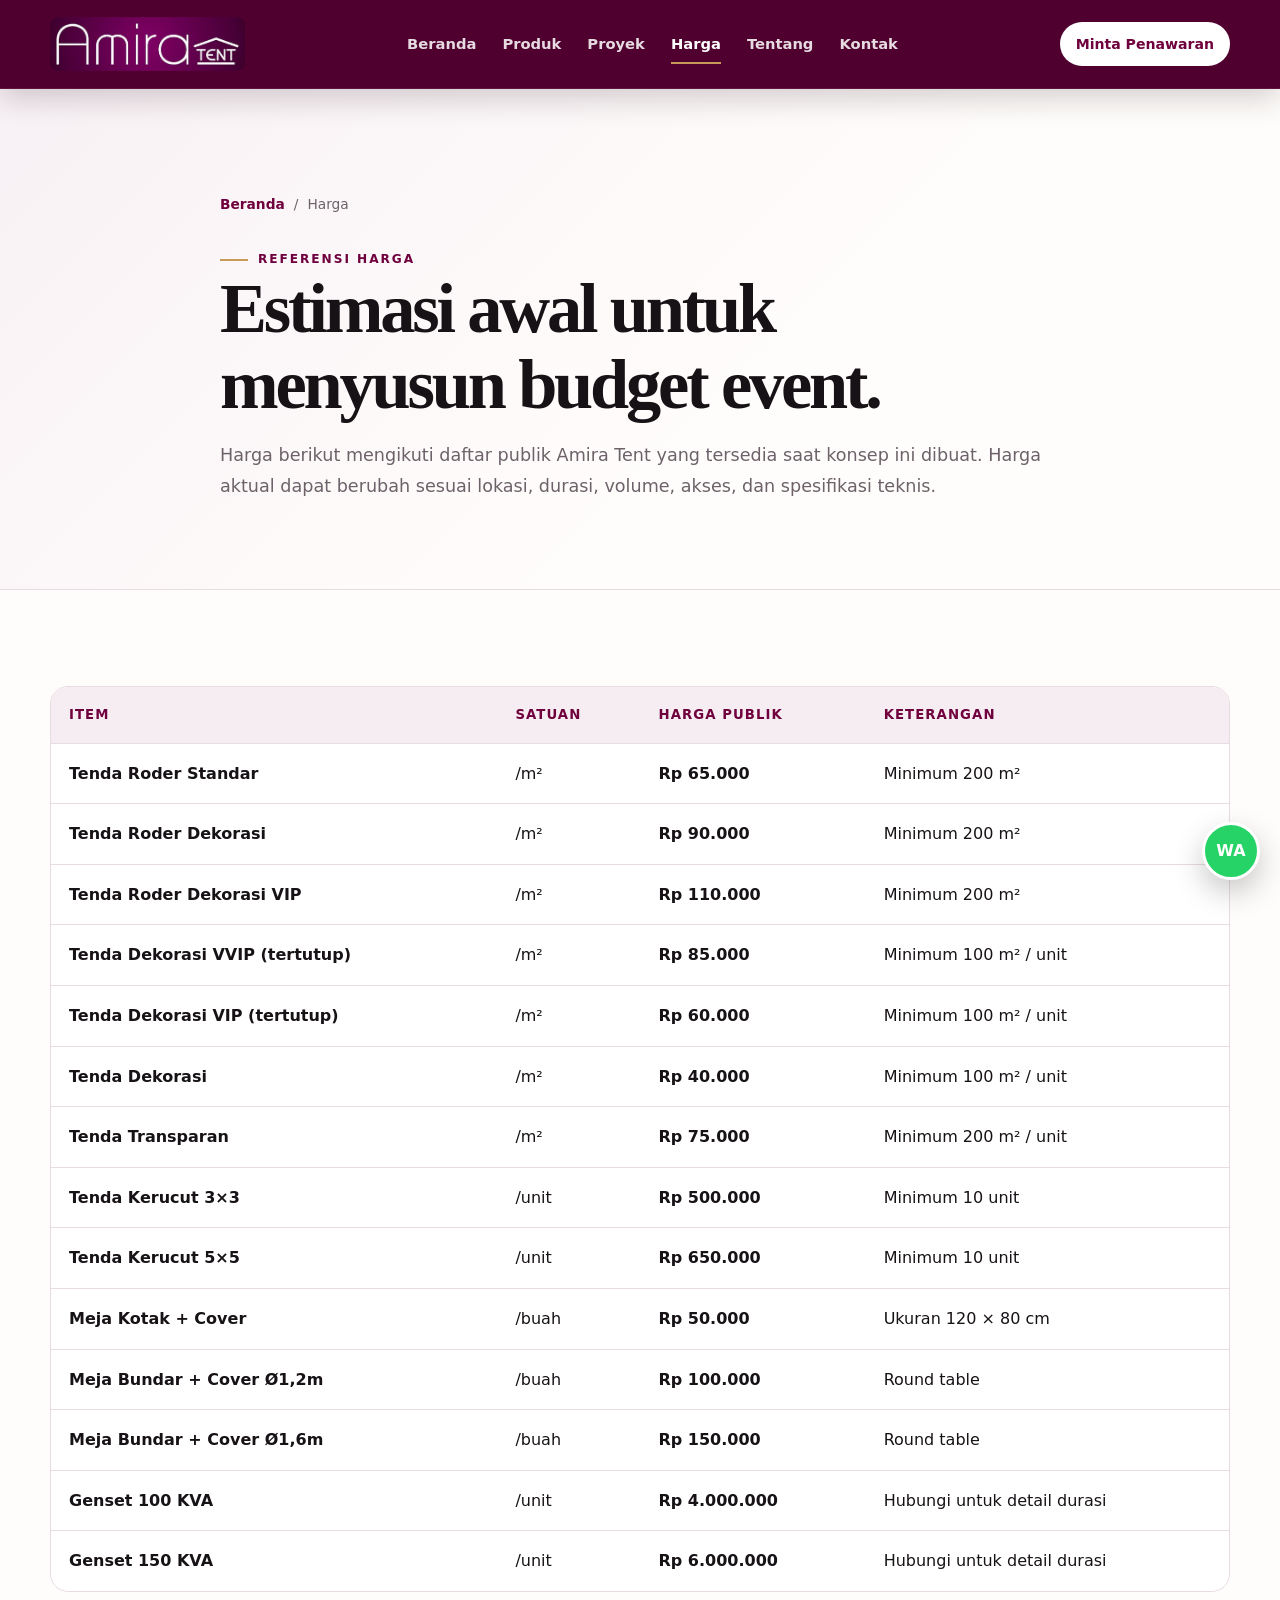
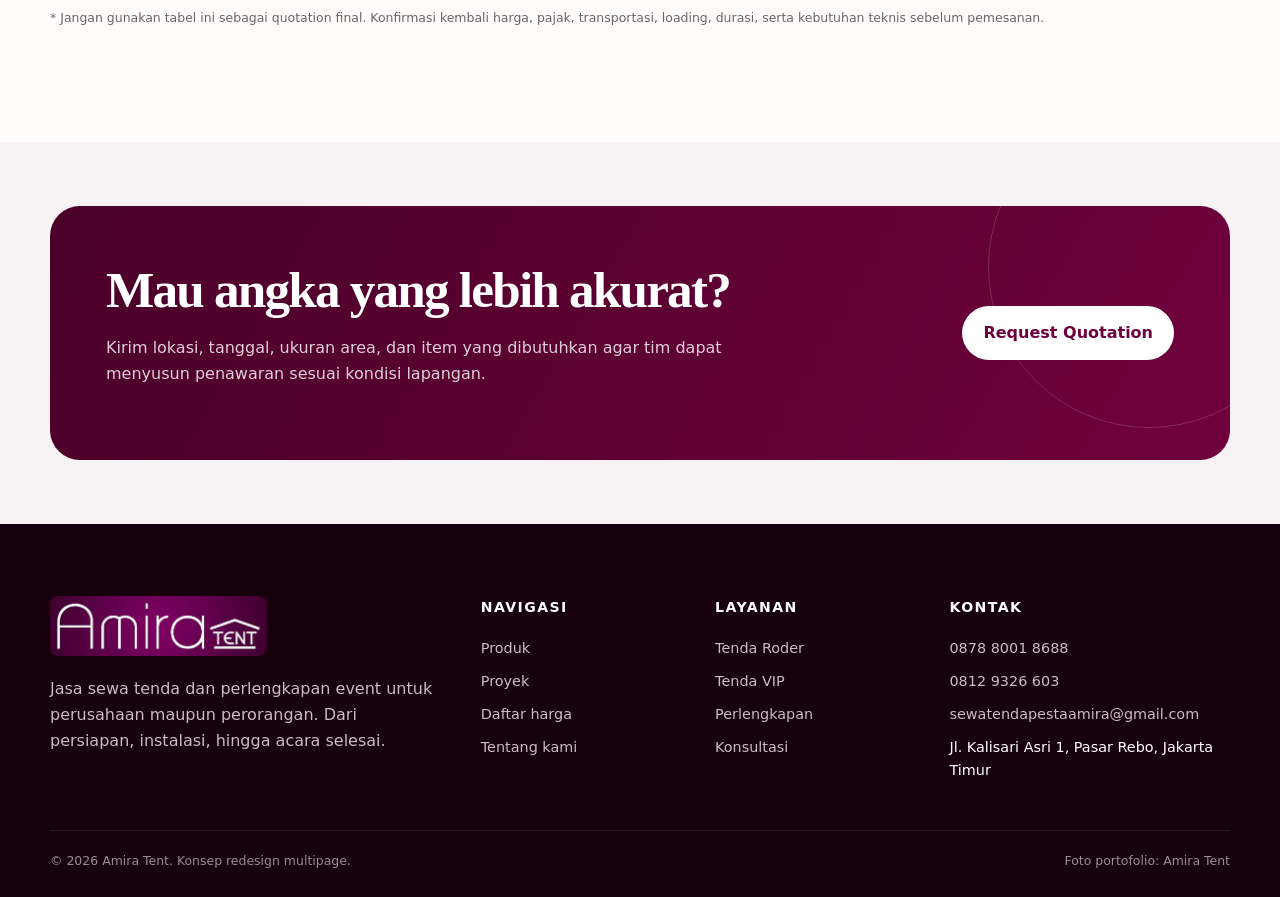
<file: harga.html>
<!doctype html><html lang="id"><head><meta charset="utf-8"><meta name="viewport" content="width=device-width,initial-scale=1"><title>Daftar Harga — Amira Tent</title><meta name="description" content="Amira Tent - jasa sewa tenda dan perlengkapan event."><link rel="stylesheet" href="styles.css"></head><body><header class="site-header"><div class="container nav"><a class="brand" href="index.html" aria-label="Amira Tent"><img class="brand-logo" src="assets/logo-amira-tent.jpg" alt="Amira Tent"></a><nav class="nav-links"><a href="index.html" class="">Beranda</a><a href="produk.html" class="">Produk</a><a href="proyek.html" class="">Proyek</a><a href="harga.html" class="active">Harga</a><a href="tentang.html" class="">Tentang</a><a href="kontak.html" class="">Kontak</a></nav><div class="nav-actions"><a class="btn btn-primary btn-sm" href="kontak.html">Minta Penawaran</a><button class="menu-btn" aria-label="Buka menu"><span></span></button></div></div></header><main><section class="page-hero"><div class="container wrap"><div class="breadcrumbs"><a href="index.html">Beranda</a><span>/</span><span>Harga</span></div><span class="eyebrow">Referensi harga</span><h1>Estimasi awal untuk menyusun budget event.</h1><p class="text-lg">Harga berikut mengikuti daftar publik Amira Tent yang tersedia saat konsep ini dibuat. Harga aktual dapat berubah sesuai lokasi, durasi, volume, akses, dan spesifikasi teknis.</p></div></section><section class="section"><div class="container"><div style="overflow:auto"><table class="price-table"><thead><tr><th>Item</th><th>Satuan</th><th>Harga publik</th><th>Keterangan</th></tr></thead><tbody><tr><td><strong>Tenda Roder Standar</strong></td><td>/m²</td><td class="price">Rp 65.000</td><td>Minimum 200 m²</td></tr><tr><td><strong>Tenda Roder Dekorasi</strong></td><td>/m²</td><td class="price">Rp 90.000</td><td>Minimum 200 m²</td></tr><tr><td><strong>Tenda Roder Dekorasi VIP</strong></td><td>/m²</td><td class="price">Rp 110.000</td><td>Minimum 200 m²</td></tr><tr><td><strong>Tenda Dekorasi VVIP (tertutup)</strong></td><td>/m²</td><td class="price">Rp 85.000</td><td>Minimum 100 m² / unit</td></tr><tr><td><strong>Tenda Dekorasi VIP (tertutup)</strong></td><td>/m²</td><td class="price">Rp 60.000</td><td>Minimum 100 m² / unit</td></tr><tr><td><strong>Tenda Dekorasi</strong></td><td>/m²</td><td class="price">Rp 40.000</td><td>Minimum 100 m² / unit</td></tr><tr><td><strong>Tenda Transparan</strong></td><td>/m²</td><td class="price">Rp 75.000</td><td>Minimum 200 m² / unit</td></tr><tr><td><strong>Tenda Kerucut 3×3</strong></td><td>/unit</td><td class="price">Rp 500.000</td><td>Minimum 10 unit</td></tr><tr><td><strong>Tenda Kerucut 5×5</strong></td><td>/unit</td><td class="price">Rp 650.000</td><td>Minimum 10 unit</td></tr><tr><td><strong>Meja Kotak + Cover</strong></td><td>/buah</td><td class="price">Rp 50.000</td><td>Ukuran 120 × 80 cm</td></tr><tr><td><strong>Meja Bundar + Cover Ø1,2m</strong></td><td>/buah</td><td class="price">Rp 100.000</td><td>Round table</td></tr><tr><td><strong>Meja Bundar + Cover Ø1,6m</strong></td><td>/buah</td><td class="price">Rp 150.000</td><td>Round table</td></tr><tr><td><strong>Genset 100 KVA</strong></td><td>/unit</td><td class="price">Rp 4.000.000</td><td>Hubungi untuk detail durasi</td></tr><tr><td><strong>Genset 150 KVA</strong></td><td>/unit</td><td class="price">Rp 6.000.000</td><td>Hubungi untuk detail durasi</td></tr></tbody></table></div><p class="note" style="margin-top:16px">* Jangan gunakan tabel ini sebagai quotation final. Konfirmasi kembali harga, pajak, transportasi, loading, durasi, serta kebutuhan teknis sebelum pemesanan.</p></div></section><section class="section-sm bg-soft"><div class="container"><div class="cta"><div><h2>Mau angka yang lebih akurat?</h2><p>Kirim lokasi, tanggal, ukuran area, dan item yang dibutuhkan agar tim dapat menyusun penawaran sesuai kondisi lapangan.</p></div><div class="actions"><a class="btn btn-light" href="kontak.html">Request Quotation</a></div></div></div></section></main><footer class="footer"><div class="container"><div class="footer-grid"><div><a class="brand brand-footer" href="index.html" aria-label="Amira Tent"><img class="brand-logo" src="assets/logo-amira-tent.jpg" alt="Amira Tent"></a><p style="margin-top:20px;max-width:430px">Jasa sewa tenda dan perlengkapan event untuk perusahaan maupun perorangan. Dari persiapan, instalasi, hingga acara selesai.</p></div><div><h4>Navigasi</h4><div class="footer-links"><a href="produk.html">Produk</a><a href="proyek.html">Proyek</a><a href="harga.html">Daftar harga</a><a href="tentang.html">Tentang kami</a></div></div><div><h4>Layanan</h4><div class="footer-links"><a href="produk.html#tenda">Tenda Roder</a><a href="produk.html#tenda">Tenda VIP</a><a href="produk.html#perlengkapan">Perlengkapan</a><a href="kontak.html">Konsultasi</a></div></div><div><h4>Kontak</h4><div class="footer-links"><a href="https://wa.me/6287880018688" target="_blank">0878 8001 8688</a><a href="https://wa.me/628129326603" target="_blank">0812 9326 603</a><a href="mailto:sewatendapestaamira@gmail.com">sewatendapestaamira@gmail.com</a><span>Jl. Kalisari Asri 1, Pasar Rebo, Jakarta Timur</span></div></div></div><div class="footer-bottom"><span>© 2026 Amira Tent. Konsep redesign multipage.</span><span>Foto portofolio: Amira Tent</span></div></div></footer><a class="whatsapp" href="https://wa.me/6287880018688" target="_blank" aria-label="WhatsApp">WA</a><script src="script.js"></script></body></html>
</file>
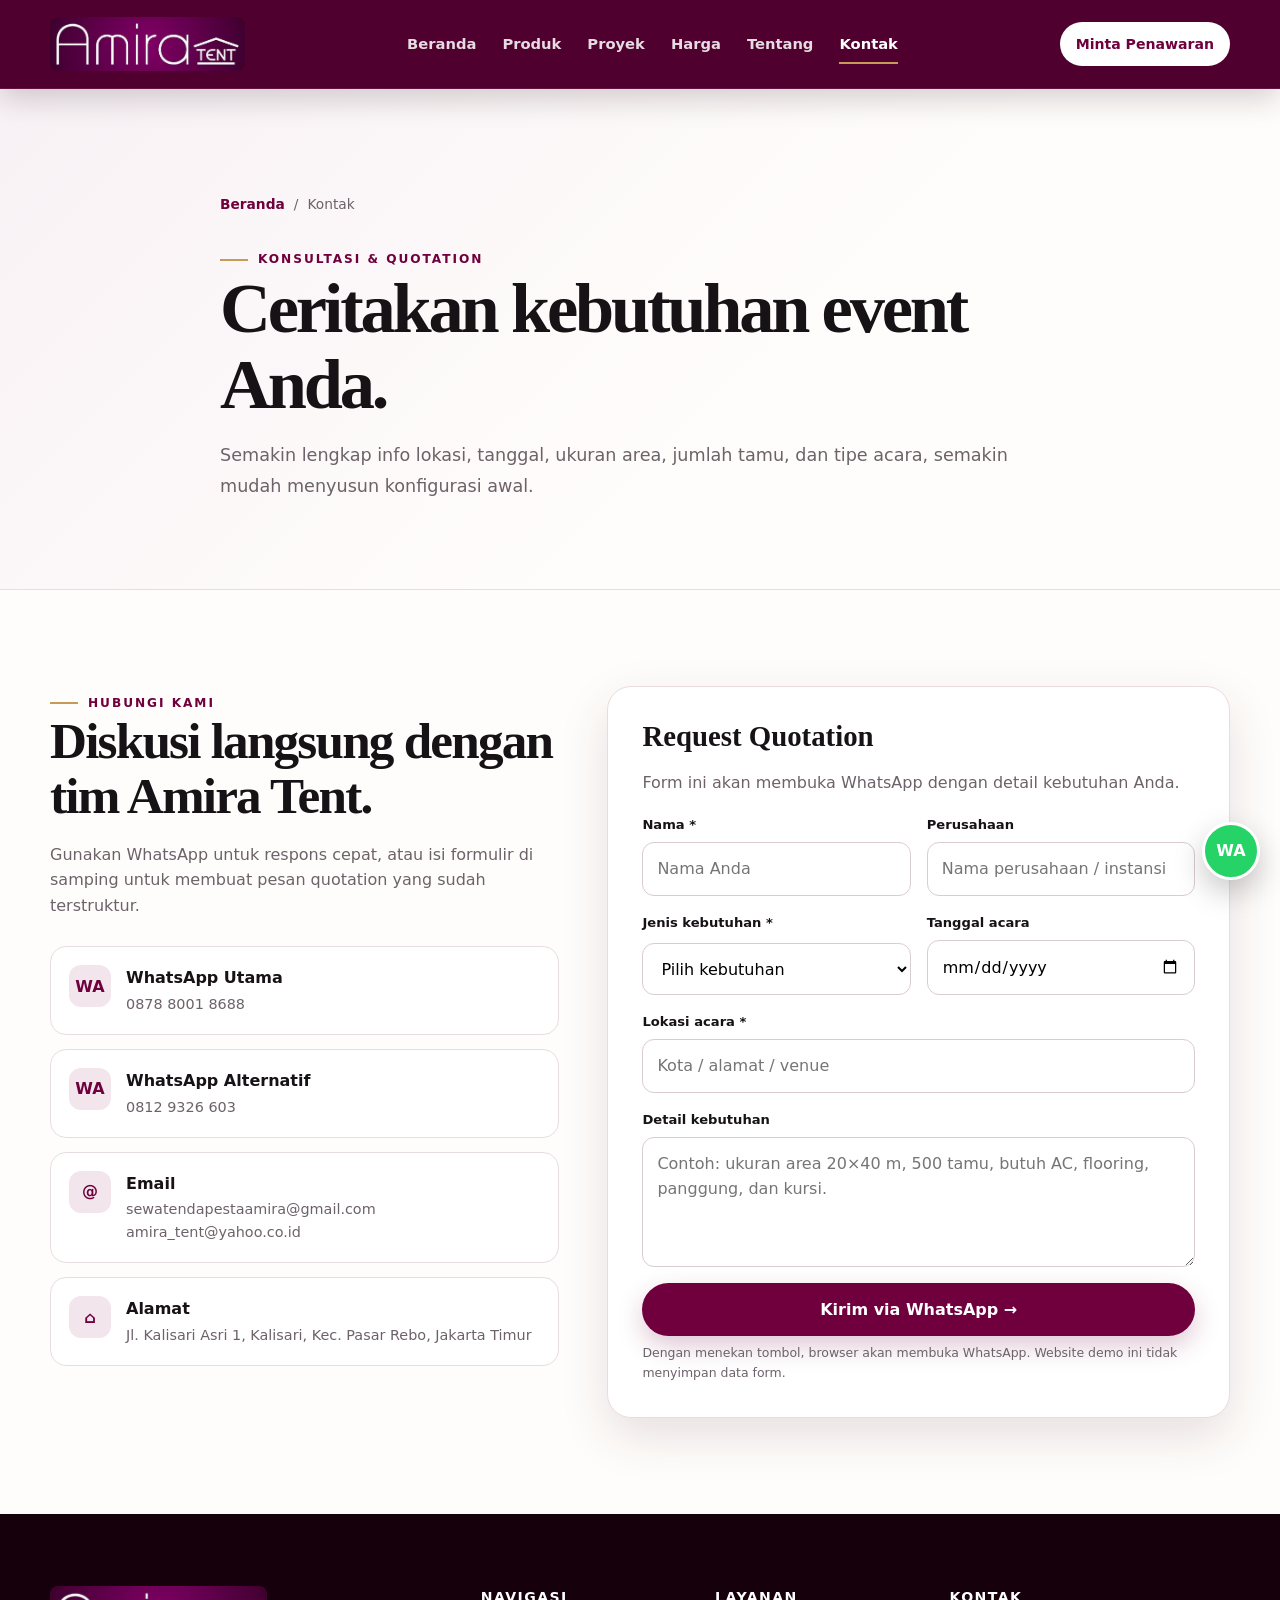
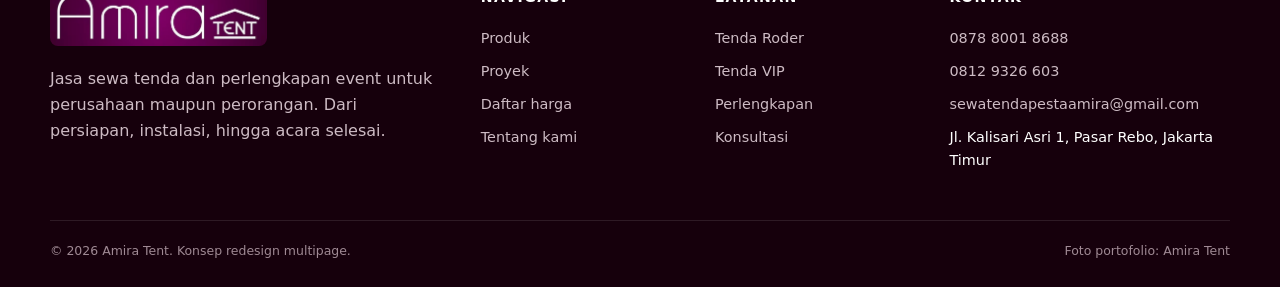
<file: kontak.html>
<!doctype html><html lang="id"><head><meta charset="utf-8"><meta name="viewport" content="width=device-width,initial-scale=1"><title>Kontak — Amira Tent</title><meta name="description" content="Amira Tent - jasa sewa tenda dan perlengkapan event."><link rel="stylesheet" href="styles.css"></head><body><header class="site-header"><div class="container nav"><a class="brand" href="index.html" aria-label="Amira Tent"><img class="brand-logo" src="assets/logo-amira-tent.jpg" alt="Amira Tent"></a><nav class="nav-links"><a href="index.html" class="">Beranda</a><a href="produk.html" class="">Produk</a><a href="proyek.html" class="">Proyek</a><a href="harga.html" class="">Harga</a><a href="tentang.html" class="">Tentang</a><a href="kontak.html" class="active">Kontak</a></nav><div class="nav-actions"><a class="btn btn-primary btn-sm" href="kontak.html">Minta Penawaran</a><button class="menu-btn" aria-label="Buka menu"><span></span></button></div></div></header><main><section class="page-hero"><div class="container wrap"><div class="breadcrumbs"><a href="index.html">Beranda</a><span>/</span><span>Kontak</span></div><span class="eyebrow">Konsultasi & quotation</span><h1>Ceritakan kebutuhan event Anda.</h1><p class="text-lg">Semakin lengkap info lokasi, tanggal, ukuran area, jumlah tamu, dan tipe acara, semakin mudah menyusun konfigurasi awal.</p></div></section><section class="section"><div class="container contact-grid"><div><span class="eyebrow">Hubungi kami</span><h2>Diskusi langsung dengan tim Amira Tent.</h2><p>Gunakan WhatsApp untuk respons cepat, atau isi formulir di samping untuk membuat pesan quotation yang sudah terstruktur.</p><div class="contact-list"><div class="contact-item"><div class="contact-icon">WA</div><div><strong>WhatsApp Utama</strong><p><a href="https://wa.me/6287880018688" target="_blank">0878 8001 8688</a></p></div></div><div class="contact-item"><div class="contact-icon">WA</div><div><strong>WhatsApp Alternatif</strong><p><a href="https://wa.me/628129326603" target="_blank">0812 9326 603</a></p></div></div><div class="contact-item"><div class="contact-icon">@</div><div><strong>Email</strong><p>sewatendapestaamira@gmail.com<br>amira_tent@yahoo.co.id</p></div></div><div class="contact-item"><div class="contact-icon">⌂</div><div><strong>Alamat</strong><p>Jl. Kalisari Asri 1, Kalisari, Kec. Pasar Rebo, Jakarta Timur</p></div></div></div></div><form id="quote-form" class="form-card"><h3 style="font-size:1.8rem">Request Quotation</h3><p>Form ini akan membuka WhatsApp dengan detail kebutuhan Anda.</p><div class="form-grid"><div class="field"><label>Nama *</label><input name="nama" required placeholder="Nama Anda"></div><div class="field"><label>Perusahaan</label><input name="perusahaan" placeholder="Nama perusahaan / instansi"></div><div class="field"><label>Jenis kebutuhan *</label><select name="layanan" required><option value="">Pilih kebutuhan</option><option>Tenda Roder Standar</option><option>Tenda Roder Dekorasi</option><option>Tenda Roder Dekorasi VIP</option><option>Tenda Sarnafil</option><option>Rigging / Panggung</option><option>Perlengkapan Event</option><option>Paket / konsultasi lengkap</option></select></div><div class="field"><label>Tanggal acara</label><input name="tanggal" type="date"></div><div class="field full"><label>Lokasi acara *</label><input name="lokasi" required placeholder="Kota / alamat / venue"></div><div class="field full"><label>Detail kebutuhan</label><textarea name="pesan" placeholder="Contoh: ukuran area 20×40 m, 500 tamu, butuh AC, flooring, panggung, dan kursi."></textarea></div><div class="field full"><button class="btn btn-primary" type="submit">Kirim via WhatsApp →</button><div class="note">Dengan menekan tombol, browser akan membuka WhatsApp. Website demo ini tidak menyimpan data form.</div></div></div></form></div></section></main><footer class="footer"><div class="container"><div class="footer-grid"><div><a class="brand brand-footer" href="index.html" aria-label="Amira Tent"><img class="brand-logo" src="assets/logo-amira-tent.jpg" alt="Amira Tent"></a><p style="margin-top:20px;max-width:430px">Jasa sewa tenda dan perlengkapan event untuk perusahaan maupun perorangan. Dari persiapan, instalasi, hingga acara selesai.</p></div><div><h4>Navigasi</h4><div class="footer-links"><a href="produk.html">Produk</a><a href="proyek.html">Proyek</a><a href="harga.html">Daftar harga</a><a href="tentang.html">Tentang kami</a></div></div><div><h4>Layanan</h4><div class="footer-links"><a href="produk.html#tenda">Tenda Roder</a><a href="produk.html#tenda">Tenda VIP</a><a href="produk.html#perlengkapan">Perlengkapan</a><a href="kontak.html">Konsultasi</a></div></div><div><h4>Kontak</h4><div class="footer-links"><a href="https://wa.me/6287880018688" target="_blank">0878 8001 8688</a><a href="https://wa.me/628129326603" target="_blank">0812 9326 603</a><a href="mailto:sewatendapestaamira@gmail.com">sewatendapestaamira@gmail.com</a><span>Jl. Kalisari Asri 1, Pasar Rebo, Jakarta Timur</span></div></div></div><div class="footer-bottom"><span>© 2026 Amira Tent. Konsep redesign multipage.</span><span>Foto portofolio: Amira Tent</span></div></div></footer><a class="whatsapp" href="https://wa.me/6287880018688" target="_blank" aria-label="WhatsApp">WA</a><script src="script.js"></script></body></html>
</file>
<file: styles.css>
:root{
  --brand:#6f003d;
  --brand-2:#8f1258;
  --brand-3:#4a0028;
  --ink:#171216;
  --muted:#6d626a;
  --paper:#fffdfb;
  --surface:#f7f2f4;
  --line:#e8dce2;
  --gold:#c79a58;
  --white:#fff;
  --shadow:0 18px 50px rgba(50,0,28,.12);
  --radius:22px;
  --radius-sm:14px;
  --max:1180px;
}
*{box-sizing:border-box}
html{scroll-behavior:smooth}
body{margin:0;background:var(--paper);color:var(--ink);font-family:Inter,ui-sans-serif,system-ui,-apple-system,BlinkMacSystemFont,"Segoe UI",sans-serif;line-height:1.6}
a{color:inherit;text-decoration:none}
img{display:block;max-width:100%}
button,input,textarea,select{font:inherit}
.container{width:min(calc(100% - 36px),var(--max));margin-inline:auto}
.eyebrow{display:inline-flex;align-items:center;gap:10px;text-transform:uppercase;letter-spacing:.16em;font-size:.76rem;font-weight:800;color:var(--brand)}
.eyebrow:before{content:"";width:28px;height:2px;background:var(--gold)}
h1,h2,h3{font-family:Georgia,"Times New Roman",serif;line-height:1.08;margin:0 0 18px}
h1{font-size:clamp(2.7rem,6vw,5.8rem);letter-spacing:-.045em}
h2{font-size:clamp(2.1rem,4vw,3.7rem);letter-spacing:-.035em}
h3{font-size:1.45rem}
p{margin:0 0 18px;color:var(--muted)}
.text-lg{font-size:1.1rem;line-height:1.75}
.section{padding:96px 0}
.section-sm{padding:64px 0}
.bg-soft{background:var(--surface)}
.bg-brand{background:var(--brand-3);color:var(--white)}
.bg-brand p{color:#dccbd4}
.grid{display:grid;gap:24px}
.grid-2{grid-template-columns:repeat(2,minmax(0,1fr))}
.grid-3{grid-template-columns:repeat(3,minmax(0,1fr))}
.grid-4{grid-template-columns:repeat(4,minmax(0,1fr))}

/* Header */
.site-header{position:sticky;top:0;z-index:50;background:#50002f;backdrop-filter:blur(18px);border-bottom:1px solid rgba(255,255,255,.08);box-shadow:0 10px 30px rgba(28,0,15,.18)}
.nav{height:88px;display:flex;align-items:center;justify-content:space-between;gap:26px}
.brand{display:flex;align-items:center;gap:14px;min-width:max-content}
.brand-logo{height:54px;width:auto;display:block;border-radius:8px}
.brand-footer .brand-logo{height:60px}
.brand-mark,.brand-name{display:none}
.nav-links{display:flex;align-items:center;gap:26px;font-size:.92rem;font-weight:700}
.nav-links a{position:relative;padding:8px 0;color:rgba(255,255,255,.86)}
.nav-links a:hover,.nav-links a.active{color:#fff}
.nav-links a.active:after{content:"";position:absolute;left:0;right:0;bottom:0;height:2px;background:var(--gold)}
.nav-actions{display:flex;align-items:center;gap:12px}
.site-header .btn-primary{background:#fff;color:var(--brand);box-shadow:none}
.site-header .btn-primary:hover{background:#f6e7ee;color:var(--brand-3)}
.menu-btn{display:none;width:44px;height:44px;border:1px solid rgba(255,255,255,.18);background:rgba(255,255,255,.08);border-radius:12px;cursor:pointer;place-items:center}
.menu-btn span,.menu-btn span:before,.menu-btn span:after{display:block;width:20px;height:2px;background:#fff;content:"";position:relative}
.menu-btn span:before{position:absolute;top:-6px}.menu-btn span:after{position:absolute;top:6px}

/* Buttons */
.btn{display:inline-flex;align-items:center;justify-content:center;gap:10px;padding:13px 20px;border-radius:999px;font-weight:800;border:1px solid transparent;transition:.22s ease;cursor:pointer}
.btn:hover{transform:translateY(-2px)}
.btn-primary{background:var(--brand);color:#fff;box-shadow:0 10px 26px rgba(111,0,61,.22)}
.btn-primary:hover{background:var(--brand-2)}
.btn-outline{border-color:var(--line);background:rgba(255,255,255,.75)}
.btn-outline:hover{border-color:var(--brand);color:var(--brand)}
.btn-light{background:#fff;color:var(--brand)}
.btn-sm{padding:10px 15px;font-size:.88rem}

/* Hero */
.hero{min-height:760px;display:grid;align-items:end;position:relative;overflow:hidden;background:#250014}
.hero-media{position:absolute;inset:0;background:linear-gradient(90deg,rgba(28,0,15,.88) 0%,rgba(28,0,15,.56) 46%,rgba(28,0,15,.18) 100%),url('https://amiratent.id/wp-content/uploads/2025/10/WhatsApp-Image-2025-10-03-at-8.57.51-AM-1024x757.jpeg') center/cover no-repeat;transform:scale(1.02)}
.hero:after{content:"";position:absolute;inset:auto 0 0;height:200px;background:linear-gradient(transparent,rgba(25,0,14,.35))}
.hero-content{position:relative;z-index:2;color:#fff;padding:130px 0 84px;max-width:860px}
.hero .eyebrow{color:#f0c893}.hero .eyebrow:before{background:#f0c893}
.hero p{color:#eadfe5;max-width:700px;font-size:1.16rem}
.hero-actions{display:flex;gap:14px;flex-wrap:wrap;margin-top:30px}
.hero-facts{margin-top:60px;display:flex;gap:44px;flex-wrap:wrap}
.hero-fact strong{display:block;font:700 2rem Georgia,serif}.hero-fact span{font-size:.82rem;color:#d9c5cf}

/* page hero */
.page-hero{padding:104px 0 70px;background:linear-gradient(135deg,#f8f1f5 0%,#fffdfb 60%);border-bottom:1px solid var(--line)}
.page-hero .wrap{max-width:840px}
.page-hero h1{font-size:clamp(2.6rem,5.5vw,5rem)}
.breadcrumbs{display:flex;gap:9px;align-items:center;color:var(--muted);font-size:.86rem;margin-bottom:28px}.breadcrumbs a{color:var(--brand);font-weight:700}

/* Cards */
.card{background:#fff;border:1px solid var(--line);border-radius:var(--radius);overflow:hidden;box-shadow:0 10px 34px rgba(40,8,25,.045);transition:.25s ease}
.card:hover{transform:translateY(-5px);box-shadow:var(--shadow)}
.card-media{aspect-ratio:4/3;overflow:hidden;background:#eadfe5}
.card-media img{width:100%;height:100%;object-fit:cover;transition:.45s ease}
.card:hover .card-media img{transform:scale(1.04)}
.card-body{padding:24px}
.card h3{margin-bottom:10px}.card p{font-size:.93rem;margin-bottom:16px}
.card-link{font-size:.9rem;font-weight:800;color:var(--brand)}
.badge{display:inline-flex;padding:6px 10px;border-radius:999px;background:#f4e6ed;color:var(--brand);font-size:.75rem;font-weight:800;margin-bottom:14px}

/* service cards */
.service-card{position:relative;min-height:430px;border-radius:var(--radius);overflow:hidden;color:#fff;background:#2b081d}
.service-card img{position:absolute;inset:0;width:100%;height:100%;object-fit:cover;opacity:.82;transition:.5s ease}
.service-card:after{content:"";position:absolute;inset:0;background:linear-gradient(0deg,rgba(29,0,16,.9) 0%,rgba(29,0,16,.2) 68%,rgba(29,0,16,.05) 100%)}
.service-card .content{position:absolute;z-index:2;left:0;right:0;bottom:0;padding:28px}.service-card p{color:#eadde4;margin:0;font-size:.92rem}.service-card h3{margin:0 0 8px}.service-card:hover img{transform:scale(1.05)}

/* logos/stat */
.stat-strip{border-block:1px solid var(--line);background:#fff}
.stats{display:grid;grid-template-columns:repeat(4,1fr)}
.stat{padding:30px;text-align:center;border-right:1px solid var(--line)}.stat:last-child{border:0}.stat strong{display:block;font:700 2.2rem Georgia,serif;color:var(--brand)}.stat span{font-size:.86rem;color:var(--muted)}

/* split */
.split{display:grid;grid-template-columns:1.05fr .95fr;gap:64px;align-items:center}
.image-frame{position:relative;border-radius:28px;overflow:hidden;box-shadow:var(--shadow);min-height:520px;background:#ded2d8}
.image-frame img{width:100%;height:100%;object-fit:cover;position:absolute;inset:0}
.image-frame .float-note{position:absolute;z-index:2;right:22px;bottom:22px;max-width:270px;background:rgba(255,255,255,.94);backdrop-filter:blur(12px);border-radius:16px;padding:18px;box-shadow:0 16px 40px rgba(0,0,0,.14)}
.float-note strong{display:block;color:var(--brand);margin-bottom:4px}.float-note p{font-size:.85rem;margin:0}
.checks{display:grid;grid-template-columns:1fr 1fr;gap:13px 20px;margin:26px 0}.check{display:flex;gap:10px;align-items:flex-start;font-weight:700;font-size:.92rem}.check:before{content:"✓";display:grid;place-items:center;flex:0 0 24px;width:24px;height:24px;border-radius:50%;background:#f2e0e9;color:var(--brand)}

/* gallery */
.filterbar{display:flex;gap:10px;flex-wrap:wrap;margin:28px 0 38px}
.filter-btn{border:1px solid var(--line);background:#fff;border-radius:999px;padding:9px 14px;font-weight:750;cursor:pointer;color:var(--muted)}.filter-btn.active,.filter-btn:hover{background:var(--brand);border-color:var(--brand);color:#fff}
.gallery{columns:3 280px;column-gap:18px}.gallery-item{break-inside:avoid;margin:0 0 18px;position:relative;border-radius:18px;overflow:hidden;background:#eee;cursor:pointer}.gallery-item img{width:100%;height:auto;min-height:230px;object-fit:cover}.gallery-caption{position:absolute;inset:auto 0 0;padding:48px 18px 16px;background:linear-gradient(transparent,rgba(25,0,14,.82));color:#fff}.gallery-caption strong{display:block}.gallery-caption span{font-size:.78rem;color:#e8dce2}.gallery-item.hidden{display:none}
.lightbox{position:fixed;inset:0;background:rgba(20,0,10,.9);z-index:100;display:none;place-items:center;padding:30px}.lightbox.open{display:grid}.lightbox img{max-height:85vh;max-width:min(1100px,95vw);border-radius:16px}.lightbox-close{position:absolute;right:24px;top:20px;background:#fff;border:0;border-radius:50%;width:44px;height:44px;font-size:24px;cursor:pointer}

/* pricing */
.price-table{width:100%;border-collapse:separate;border-spacing:0;background:#fff;border:1px solid var(--line);border-radius:18px;overflow:hidden}.price-table th,.price-table td{text-align:left;padding:17px 18px;border-bottom:1px solid var(--line)}.price-table tr:last-child td{border-bottom:0}.price-table th{background:#f6edf2;color:var(--brand);font-size:.83rem;text-transform:uppercase;letter-spacing:.08em}.price{font-weight:900;color:var(--ink)}

/* projects */
.project-card{display:grid;grid-template-columns:1fr 1fr;min-height:420px}.project-card .project-media{min-height:360px;background:#eee}.project-card .project-media img{width:100%;height:100%;object-fit:cover}.project-card .project-copy{padding:42px;display:flex;flex-direction:column;justify-content:center}.project-meta{display:flex;gap:10px;flex-wrap:wrap;margin-bottom:18px}.chip{padding:6px 10px;background:#f3e9ee;border-radius:999px;font-size:.76rem;color:var(--brand);font-weight:800}

/* contact */
.contact-grid{display:grid;grid-template-columns:.9fr 1.1fr;gap:48px}.contact-list{display:grid;gap:14px;margin-top:28px}.contact-item{display:flex;gap:15px;align-items:flex-start;padding:18px;border:1px solid var(--line);border-radius:16px;background:#fff}.contact-icon{flex:0 0 42px;width:42px;height:42px;border-radius:12px;display:grid;place-items:center;background:#f3e5ec;color:var(--brand);font-weight:900}.contact-item strong{display:block;margin-bottom:2px}.contact-item p{margin:0;font-size:.9rem}
.form-card{padding:34px;background:#fff;border:1px solid var(--line);border-radius:24px;box-shadow:var(--shadow)}
.form-grid{display:grid;grid-template-columns:1fr 1fr;gap:16px}.field{display:grid;gap:7px}.field.full{grid-column:1/-1}.field label{font-size:.82rem;font-weight:800}.field input,.field textarea,.field select{width:100%;padding:13px 14px;border:1px solid #d9ccd2;border-radius:12px;background:#fff;outline:none}.field input:focus,.field textarea:focus,.field select:focus{border-color:var(--brand);box-shadow:0 0 0 3px rgba(111,0,61,.08)}.field textarea{min-height:130px;resize:vertical}.note{font-size:.78rem;color:var(--muted)}

/* CTA */
.cta{border-radius:30px;padding:56px;background:linear-gradient(120deg,var(--brand-3),var(--brand));color:#fff;display:flex;align-items:center;justify-content:space-between;gap:30px;overflow:hidden;position:relative}.cta:after{content:"";position:absolute;right:-80px;top:-100px;width:320px;height:320px;border:1px solid rgba(255,255,255,.16);border-radius:50%}.cta h2{font-size:clamp(2rem,4vw,3.4rem);max-width:720px}.cta p{color:#e1ced7;max-width:680px}.cta .actions{display:flex;gap:12px;flex-wrap:wrap;min-width:max-content}

/* footer */
.footer{background:#16000c;color:#fff;padding:72px 0 26px}.footer p,.footer a{color:#cdbbc4}.footer-grid{display:grid;grid-template-columns:1.4fr .7fr .7fr 1fr;gap:38px}.footer h4{font-size:.88rem;text-transform:uppercase;letter-spacing:.1em;margin:0 0 18px}.footer-links{display:grid;gap:10px;font-size:.9rem}.footer-links a:hover{color:#fff}.footer-bottom{border-top:1px solid rgba(255,255,255,.1);padding-top:20px;margin-top:48px;display:flex;justify-content:space-between;gap:20px;flex-wrap:wrap;font-size:.78rem;color:#9f8994}

/* floating whatsapp */
.whatsapp{position:fixed;right:20px;bottom:20px;z-index:40;width:58px;height:58px;border-radius:50%;display:grid;place-items:center;background:#25D366;color:#fff;font-weight:900;box-shadow:0 12px 30px rgba(0,0,0,.22);border:3px solid #fff}.whatsapp:hover{transform:translateY(-3px)}

@media (max-width:980px){
 .nav-links{position:fixed;top:89px;left:18px;right:18px;padding:18px;display:none;flex-direction:column;align-items:stretch;background:#50002f;border:1px solid rgba(255,255,255,.1);border-radius:18px;box-shadow:var(--shadow)}.nav-links.open{display:flex}.menu-btn{display:grid}.nav-actions .btn{display:none}.split,.contact-grid{grid-template-columns:1fr}.grid-4{grid-template-columns:repeat(2,1fr)}.grid-3{grid-template-columns:repeat(2,1fr)}.stats{grid-template-columns:repeat(2,1fr)}.stat:nth-child(2){border-right:0}.stat:nth-child(-n+2){border-bottom:1px solid var(--line)}.footer-grid{grid-template-columns:1fr 1fr}.project-card{grid-template-columns:1fr}.project-card .project-media{min-height:300px}.hero{min-height:700px}.cta{align-items:flex-start;flex-direction:column}.cta .actions{min-width:0}
}
@media (max-width:640px){
 .section{padding:70px 0}.page-hero{padding:76px 0 52px}.hero{min-height:660px}.hero-content{padding:110px 0 58px}.hero-facts{gap:24px}.hero-fact{width:calc(50% - 12px)}.grid-2,.grid-3,.grid-4{grid-template-columns:1fr}.stats{grid-template-columns:1fr}.stat{border-right:0;border-bottom:1px solid var(--line)!important}.stat:last-child{border-bottom:0!important}.split{gap:38px}.image-frame{min-height:390px}.checks{grid-template-columns:1fr}.footer-grid{grid-template-columns:1fr}.gallery{columns:1}.form-grid{grid-template-columns:1fr}.field.full{grid-column:auto}.cta{padding:34px 26px}.nav{height:76px}.site-header .nav-links{top:77px}.brand-logo{height:46px}.project-card .project-copy{padding:28px}.price-table{font-size:.84rem}.price-table th,.price-table td{padding:13px 12px}.hide-mobile{display:none}
}
</file>
